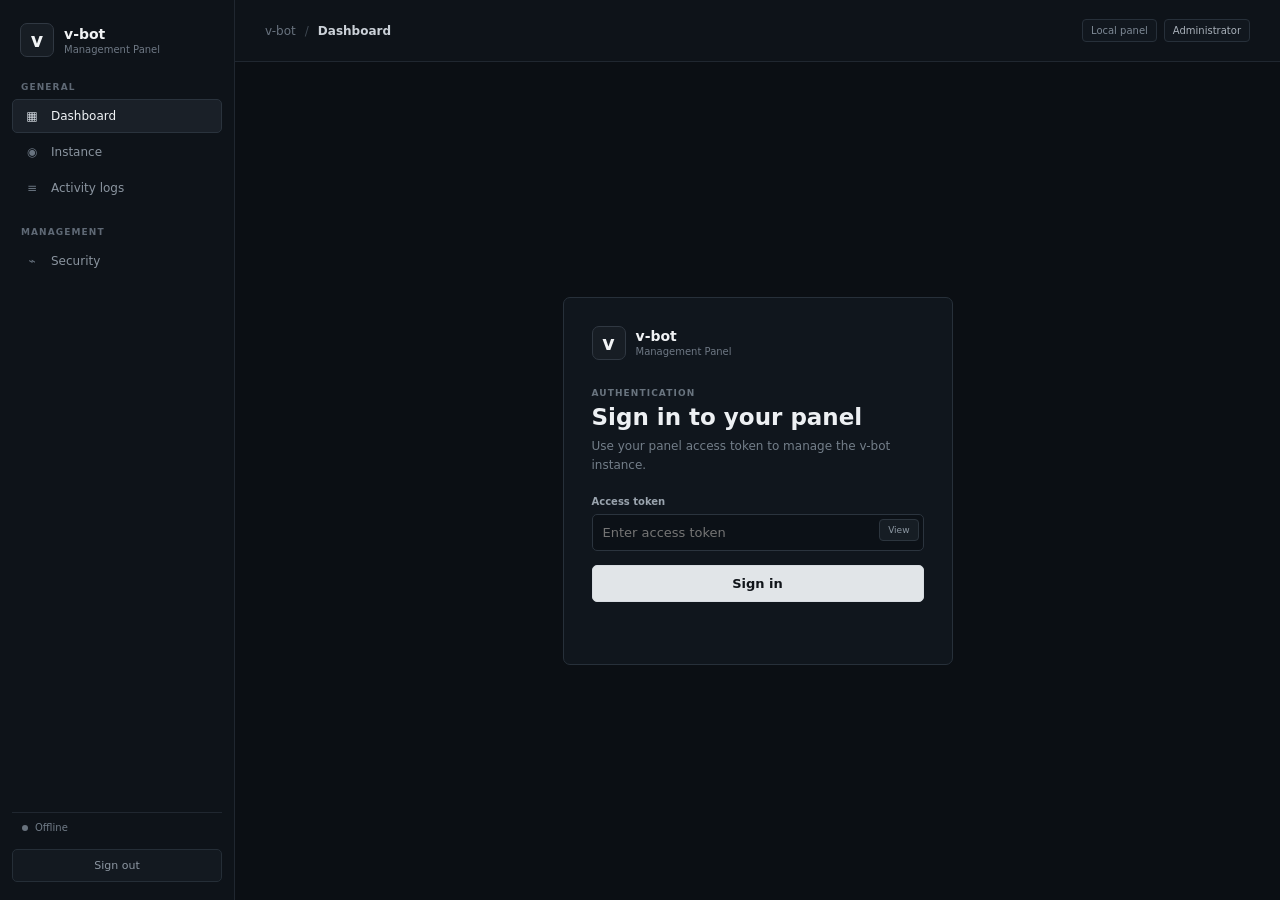
<file: panel_web/index.html>
<!doctype html>
<html lang="en">
<head>
<meta charset="utf-8">
<meta name="viewport" content="width=device-width,initial-scale=1">
<meta name="theme-color" content="#0d1117">
<title>v-bot — Panel</title>
<link rel="stylesheet" href="./style.css">
</head>
<body>
<div class="app-shell">
  <aside class="sidebar">
    <div class="brand"><span class="brand-mark">v</span><div><strong>v-bot</strong><small>Management Panel</small></div></div>
    <div class="sidebar-section">
      <span class="sidebar-label">GENERAL</span>
      <nav>
        <button class="nav-item active" data-section="dashboardSection"><span class="nav-icon">▦</span>Dashboard</button>
        <button class="nav-item" data-section="instanceSection"><span class="nav-icon">◉</span>Instance</button>
        <button class="nav-item" data-section="logsSection"><span class="nav-icon">≡</span>Activity logs</button>
      </nav>
    </div>
    <div class="sidebar-section">
      <span class="sidebar-label">MANAGEMENT</span>
      <nav>
        <button class="nav-item" data-section="securitySection"><span class="nav-icon">⌁</span>Security</button>
      </nav>
    </div>
    <div class="sidebar-footer">
      <div class="connection" id="connection"><i></i><span>Offline</span></div>
      <button id="logoutBtn" class="logout" type="button">Sign out</button>
    </div>
  </aside>

  <main class="main">
    <header class="topbar">
      <div class="breadcrumbs"><span>v-bot</span><b>/</b><strong id="sectionTitle">Dashboard</strong></div>
      <div class="topbar-actions"><span id="mode" class="mode-badge">Local panel</span><span class="user-badge">Administrator</span></div>
    </header>

    <section id="login" class="auth-view" hidden>
      <div class="auth-card">
        <div class="brand auth-brand"><span class="brand-mark">v</span><div><strong>v-bot</strong><small>Management Panel</small></div></div>
        <span class="eyebrow">AUTHENTICATION</span>
        <h1>Sign in to your panel</h1>
        <p class="auth-description">Use your panel access token to manage the v-bot instance.</p>
        <form id="loginForm" autocomplete="on">
          <label for="token">Access token</label>
          <div class="input-wrap"><input id="token" name="password" type="password" autocomplete="current-password" placeholder="Enter access token"><button id="viewTokenBtn" class="view-token" type="button">View</button></div>
          <button id="loginBtn" class="primary full" type="submit">Sign in</button>
          <p id="loginError" class="message" role="alert"></p>
          <p id="loginHint" class="hint"></p>
        </form>
      </div>
    </section>

    <section id="dashboard" class="workspace" hidden>
      <div id="demoBanner" class="demo-banner" hidden><span class="banner-dot"></span><div><strong>Demo environment</strong><small>No real bot is connected. Actions are simulated locally.</small></div></div>

      <section id="dashboardSection" class="panel-section active-section">
        <div class="page-header"><div><span class="eyebrow">OVERVIEW</span><h1>Dashboard</h1><p>Monitor and manage your v-bot instance.</p></div></div>

        <div class="stat-grid">
          <article class="stat"><div class="stat-top"><span>Bot status</span><span class="status-pill" id="botStatus">—</span></div><strong id="botStatusDetail">Waiting for data</strong><small>Current process state</small></article>
          <article class="stat"><div class="stat-top"><span>Version</span></div><strong id="botVersion">—</strong><small>Installed bot version</small></article>
          <article class="stat"><div class="stat-top"><span>Action code</span></div><strong><span id="codeTtl">—</span> sec</strong><small>Default expiration</small></article>
        </div>

        <div class="section-heading"><h2>Instances</h2><span>1 configured</span></div>
        <article class="instance-card">
          <div class="instance-main">
            <div class="instance-icon">v</div>
            <div><div class="instance-name">v-bot</div><div class="instance-meta"><span class="online-dot" id="statusDot"></span><span>Discord bot</span><span>•</span><span id="platformValue">—</span></div></div>
          </div>
          <div class="instance-stats"><div><small>Process</small><strong id="processValue">—</strong></div><div><small>Protected commands</small><strong id="protectedValue">—</strong></div><button class="manage-button" data-section="instanceSection">Manage</button></div>
        </article>

        <div class="section-heading activity-heading"><h2>Recent activity</h2><button class="text-button" data-section="logsSection">View all</button></div>
        <article class="activity-card"><pre id="logs">Loading…</pre></article>
      </section>

      <section id="securitySection" class="panel-section">
        <div class="page-header"><div><span class="eyebrow">MANAGEMENT / SECURITY</span><h1>Security</h1><p>Generate short-lived authorization codes for protected bot actions.</p></div></div>
        <article class="content-card">
          <div class="card-header"><div><h2>Action code</h2><p>Codes are generated for one protected action and expire automatically.</p></div><span class="card-icon">⌁</span></div>
          <label for="action">Protected action</label>
          <select id="action"><option value="spam">spam</option><option value="dmall">dmall</option><option value="raid">raid</option><option value="remove_raid">remove_raid</option></select>
          <button id="codeBtn" class="primary full" type="button">Generate action code</button>
          <div id="codeBox" class="result-box"><span class="result-placeholder">No code generated.</span><pre id="code"></pre></div>
          <p id="codeMessage" class="message" role="status"></p>
        </article>
      </section>

      <section id="instanceSection" class="panel-section">
        <div class="page-header"><div><span class="eyebrow">GENERAL / INSTANCE</span><h1>Instance</h1><p>Runtime information for the v-bot process.</p></div></div>
        <article class="content-card">
          <div class="card-header"><div><h2>Instance status</h2><p>Live information reported by the local panel.</p></div><span class="status-pill" id="instanceStatus">—</span></div>
          <div class="detail-list"><div><span>Process</span><strong id="instanceProcess">—</strong></div><div><span>Platform</span><strong id="instancePlatform">—</strong></div><div><span>Protected commands</span><strong id="instanceProtected">—</strong></div></div>
          <pre id="status" class="raw-data"></pre>
        </article>
      </section>

      <section id="logsSection" class="panel-section">
        <div class="page-header"><div><span class="eyebrow">GENERAL / ACTIVITY</span><h1>Activity logs</h1><p>Recent events reported by the v-bot instance.</p></div></div>
        <article class="content-card logs-card"><div class="card-header"><div><h2>Logs</h2></div><span class="live-label"><i></i> Live</span></div><pre id="logsFull">Loading…</pre></article>
      </section>
    </section>
  </main>
</div>
<div id="toastContainer" class="toast-container" aria-live="polite" aria-atomic="true"></div>
<script src="./app.js"></script>
</body>
</html>
</file>
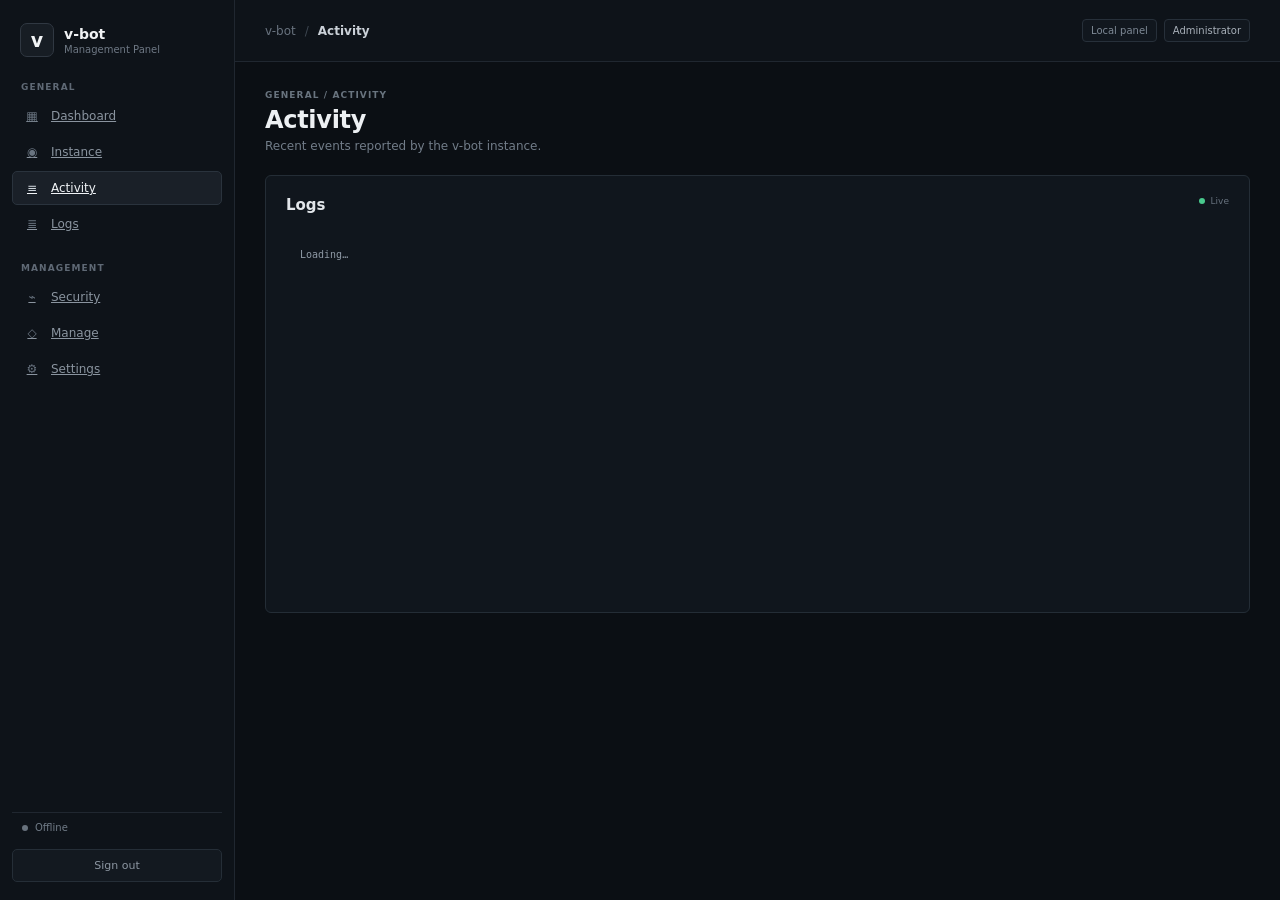
<file: panel_web/activity/index.html>
<!doctype html>
<html lang="en">
<head>
<meta charset="utf-8"><meta name="viewport" content="width=device-width,initial-scale=1">
<meta name="theme-color" content="#0d1117"><title>v-bot — Activity</title>
<link rel="stylesheet" href="../style.css">
</head>
<body>
<div class="app-shell">
<aside class="sidebar">
<div class="brand"><span class="brand-mark">v</span><div><strong>v-bot</strong><small>Management Panel</small></div></div>
<div class="sidebar-section"><span class="sidebar-label">GENERAL</span><nav>
<a class="nav-item " href="../dashboard/"><span class="nav-icon">▦</span>Dashboard</a>
<a class="nav-item " href="../instance/"><span class="nav-icon">◉</span>Instance</a>
<a class="nav-item active" href="../activity/"><span class="nav-icon">≡</span>Activity</a>
<a class="nav-item " href="../logs/"><span class="nav-icon">≣</span>Logs</a></nav></div>
<div class="sidebar-section"><span class="sidebar-label">MANAGEMENT</span><nav>
<a class="nav-item " href="../security/"><span class="nav-icon">⌁</span>Security</a>
<a class="nav-item" href="../manege/"><span class="nav-icon">◇</span>Manage</a>
<a class="nav-item" href="../settings/"><span class="nav-icon">⚙</span>Settings</a></nav></div>
<div class="sidebar-footer"><div class="connection" id="connection"><i></i><span>Offline</span></div><button id="logoutBtn" class="logout" type="button">Sign out</button></div>
</aside>
<main class="main"><header class="topbar"><div class="breadcrumbs"><span>v-bot</span><b>/</b><strong>Activity</strong></div><div class="topbar-actions"><span id="mode" class="mode-badge">Local panel</span><span class="user-badge">Administrator</span></div></header>
<section class="workspace"><div class="page-header"><div><span class="eyebrow">GENERAL / ACTIVITY</span><h1>Activity</h1><p>Recent events reported by the v-bot instance.</p></div></div><article class="content-card logs-card"><div class="card-header"><div><h2>Logs</h2></div><span class="live-label"><i></i> Live</span></div><pre id="logsFull">Loading…</pre></article></section>
</main></div><div id="toastContainer" class="toast-container" aria-live="polite" aria-atomic="true"></div>
<script src="../app.js"></script></body></html>
</file>
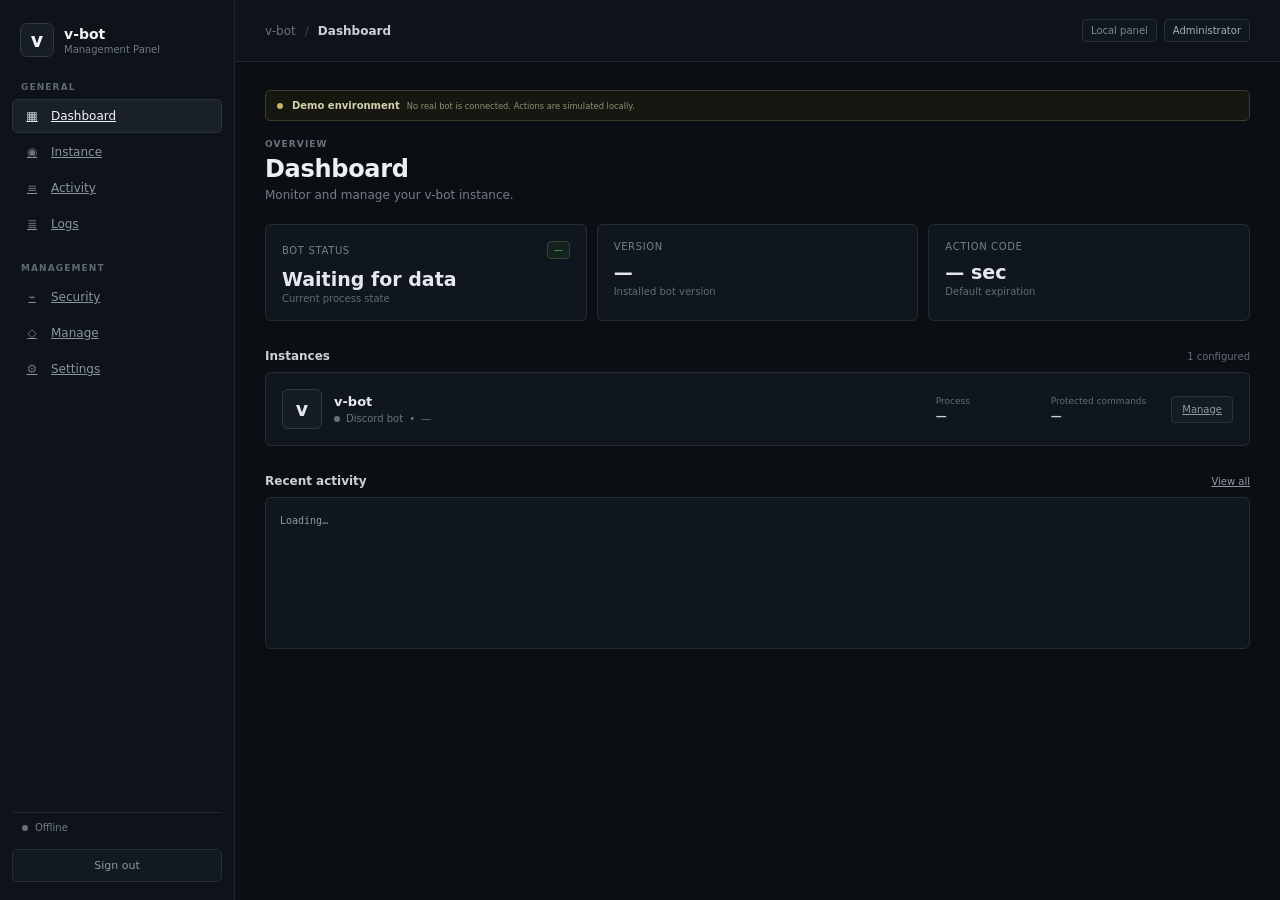
<file: panel_web/dashboard/index.html>
<!doctype html>
<html lang="en">
<head>
<meta charset="utf-8"><meta name="viewport" content="width=device-width,initial-scale=1">
<meta name="theme-color" content="#0d1117"><title>v-bot — Dashboard</title>
<link rel="stylesheet" href="../style.css">
</head>
<body>
<div class="app-shell">
<aside class="sidebar">
<div class="brand"><span class="brand-mark">v</span><div><strong>v-bot</strong><small>Management Panel</small></div></div>
<div class="sidebar-section"><span class="sidebar-label">GENERAL</span><nav>
<a class="nav-item active" href="../dashboard/"><span class="nav-icon">▦</span>Dashboard</a>
<a class="nav-item " href="../instance/"><span class="nav-icon">◉</span>Instance</a>
<a class="nav-item " href="../activity/"><span class="nav-icon">≡</span>Activity</a>
<a class="nav-item " href="../logs/"><span class="nav-icon">≣</span>Logs</a></nav></div>
<div class="sidebar-section"><span class="sidebar-label">MANAGEMENT</span><nav>
<a class="nav-item " href="../security/"><span class="nav-icon">⌁</span>Security</a>
<a class="nav-item" href="../manege/"><span class="nav-icon">◇</span>Manage</a>
<a class="nav-item" href="../settings/"><span class="nav-icon">⚙</span>Settings</a></nav></div>
<div class="sidebar-footer"><div class="connection" id="connection"><i></i><span>Offline</span></div><button id="logoutBtn" class="logout" type="button">Sign out</button></div>
</aside>
<main class="main"><header class="topbar"><div class="breadcrumbs"><span>v-bot</span><b>/</b><strong>Dashboard</strong></div><div class="topbar-actions"><span id="mode" class="mode-badge">Local panel</span><span class="user-badge">Administrator</span></div></header>
<section id="dashboard" class="workspace"><div id="demoBanner" class="demo-banner" hidden><span class="banner-dot"></span><div><strong>Demo environment</strong><small>No real bot is connected. Actions are simulated locally.</small></div></div>
<div class="page-header"><div><span class="eyebrow">OVERVIEW</span><h1>Dashboard</h1><p>Monitor and manage your v-bot instance.</p></div></div>
<div class="stat-grid"><article class="stat"><div class="stat-top"><span>Bot status</span><span class="status-pill" id="botStatus">—</span></div><strong id="botStatusDetail">Waiting for data</strong><small>Current process state</small></article><article class="stat"><div class="stat-top"><span>Version</span></div><strong id="botVersion">—</strong><small>Installed bot version</small></article><article class="stat"><div class="stat-top"><span>Action code</span></div><strong><span id="codeTtl">—</span> sec</strong><small>Default expiration</small></article></div>
<div class="section-heading"><h2>Instances</h2><span>1 configured</span></div><article class="instance-card"><div class="instance-main"><div class="instance-icon">v</div><div><div class="instance-name">v-bot</div><div class="instance-meta"><span class="online-dot" id="statusDot"></span><span>Discord bot</span><span>•</span><span id="platformValue">—</span></div></div></div><div class="instance-stats"><div><small>Process</small><strong id="processValue">—</strong></div><div><small>Protected commands</small><strong id="protectedValue">—</strong></div><a class="manage-button" href="../instance/">Manage</a></div></article>
<div class="section-heading activity-heading"><h2>Recent activity</h2><a class="text-button" href="../activity/">View all</a></div><article class="activity-card"><pre id="logs">Loading…</pre></article></section>
</main></div><div id="toastContainer" class="toast-container" aria-live="polite" aria-atomic="true"></div>
<script src="../app.js"></script></body></html>
</file>
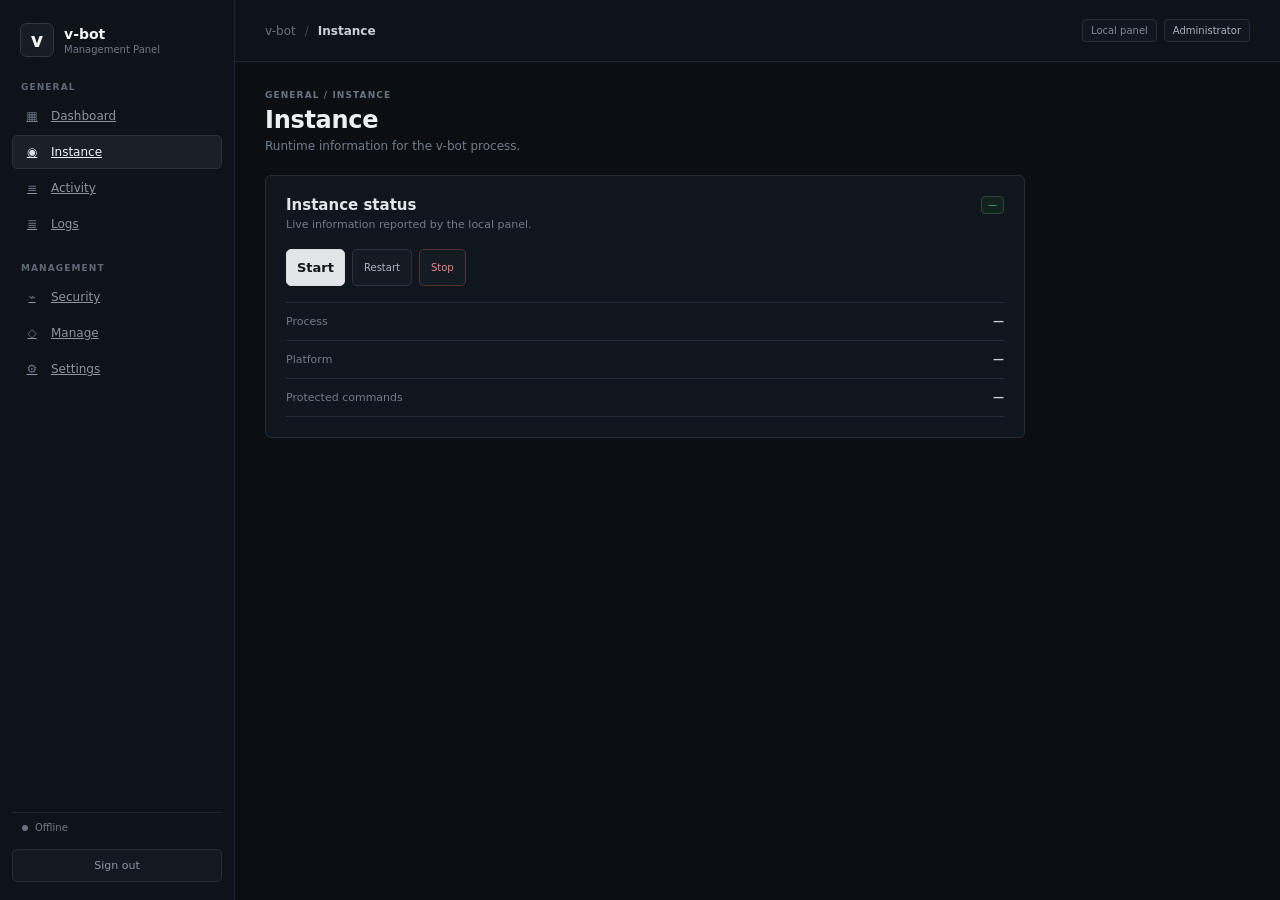
<file: panel_web/instance/index.html>
<!doctype html>
<html lang="en">
<head>
<meta charset="utf-8"><meta name="viewport" content="width=device-width,initial-scale=1">
<meta name="theme-color" content="#0d1117"><title>v-bot — Instance</title>
<link rel="stylesheet" href="../style.css">
</head>
<body>
<div class="app-shell">
<aside class="sidebar">
<div class="brand"><span class="brand-mark">v</span><div><strong>v-bot</strong><small>Management Panel</small></div></div>
<div class="sidebar-section"><span class="sidebar-label">GENERAL</span><nav>
<a class="nav-item " href="../dashboard/"><span class="nav-icon">▦</span>Dashboard</a>
<a class="nav-item active" href="../instance/"><span class="nav-icon">◉</span>Instance</a>
<a class="nav-item " href="../activity/"><span class="nav-icon">≡</span>Activity</a>
<a class="nav-item " href="../logs/"><span class="nav-icon">≣</span>Logs</a></nav></div>
<div class="sidebar-section"><span class="sidebar-label">MANAGEMENT</span><nav>
<a class="nav-item " href="../security/"><span class="nav-icon">⌁</span>Security</a>
<a class="nav-item" href="../manege/"><span class="nav-icon">◇</span>Manage</a>
<a class="nav-item" href="../settings/"><span class="nav-icon">⚙</span>Settings</a></nav></div>
<div class="sidebar-footer"><div class="connection" id="connection"><i></i><span>Offline</span></div><button id="logoutBtn" class="logout" type="button">Sign out</button></div>
</aside>
<main class="main"><header class="topbar"><div class="breadcrumbs"><span>v-bot</span><b>/</b><strong>Instance</strong></div><div class="topbar-actions"><span id="mode" class="mode-badge">Local panel</span><span class="user-badge">Administrator</span></div></header>
<section class="workspace"><div class="page-header"><div><span class="eyebrow">GENERAL / INSTANCE</span><h1>Instance</h1><p>Runtime information for the v-bot process.</p></div></div><article class="content-card"><div class="card-header"><div><h2>Instance status</h2><p>Live information reported by the local panel.</p></div><span class="status-pill" id="instanceStatus">—</span></div><div class="runtime-actions"><button id="startBtn" class="primary" type="button">Start</button><button id="restartBtn" class="secondary" type="button">Restart</button><button id="stopBtn" class="danger" type="button">Stop</button></div><div class="detail-list"><div><span>Process</span><strong id="instanceProcess">—</strong></div><div><span>Platform</span><strong id="instancePlatform">—</strong></div><div><span>Protected commands</span><strong id="instanceProtected">—</strong></div></div><pre id="status" class="raw-data"></pre></article></section>
</main></div><div id="toastContainer" class="toast-container" aria-live="polite" aria-atomic="true"></div>
<script src="../app.js"></script></body></html>
</file>
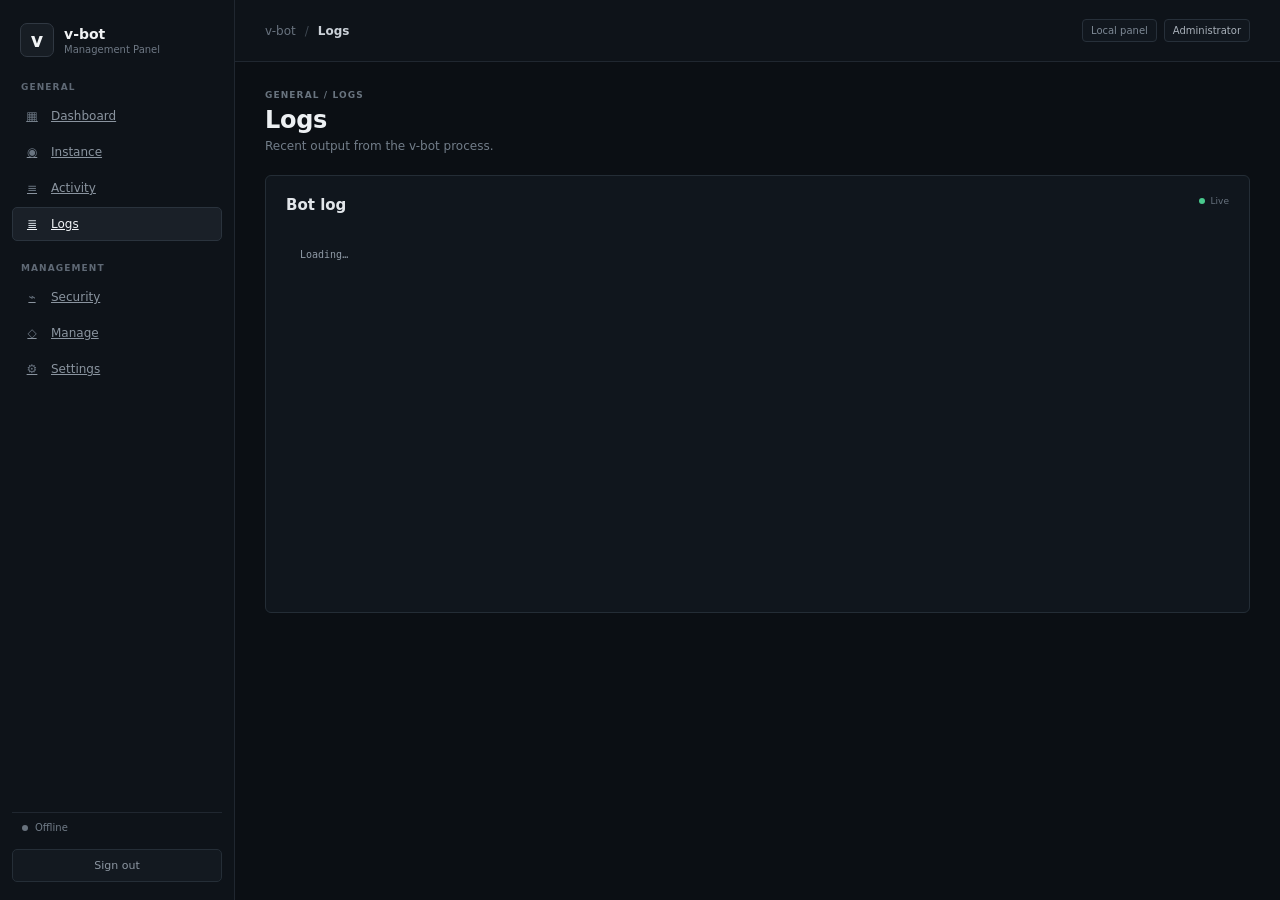
<file: panel_web/logs/index.html>
<!doctype html>
<html lang="en">
<head>
<meta charset="utf-8"><meta name="viewport" content="width=device-width,initial-scale=1">
<meta name="theme-color" content="#0d1117"><title>v-bot — Logs</title>
<link rel="stylesheet" href="../style.css">
</head>
<body>
<div class="app-shell">
<aside class="sidebar">
<div class="brand"><span class="brand-mark">v</span><div><strong>v-bot</strong><small>Management Panel</small></div></div>
<div class="sidebar-section"><span class="sidebar-label">GENERAL</span><nav>
<a class="nav-item " href="../dashboard/"><span class="nav-icon">▦</span>Dashboard</a>
<a class="nav-item " href="../instance/"><span class="nav-icon">◉</span>Instance</a>
<a class="nav-item " href="../activity/"><span class="nav-icon">≡</span>Activity</a>
<a class="nav-item active" href="../logs/"><span class="nav-icon">≣</span>Logs</a></nav></div>
<div class="sidebar-section"><span class="sidebar-label">MANAGEMENT</span><nav>
<a class="nav-item " href="../security/"><span class="nav-icon">⌁</span>Security</a>
<a class="nav-item" href="../manege/"><span class="nav-icon">◇</span>Manage</a>
<a class="nav-item" href="../settings/"><span class="nav-icon">⚙</span>Settings</a></nav></div>
<div class="sidebar-footer"><div class="connection" id="connection"><i></i><span>Offline</span></div><button id="logoutBtn" class="logout" type="button">Sign out</button></div>
</aside>
<main class="main"><header class="topbar"><div class="breadcrumbs"><span>v-bot</span><b>/</b><strong>Logs</strong></div><div class="topbar-actions"><span id="mode" class="mode-badge">Local panel</span><span class="user-badge">Administrator</span></div></header>
<section class="workspace"><div class="page-header"><div><span class="eyebrow">GENERAL / LOGS</span><h1>Logs</h1><p>Recent output from the v-bot process.</p></div></div><article class="content-card logs-card"><div class="card-header"><div><h2>Bot log</h2></div><span class="live-label"><i></i> Live</span></div><pre id="logsFull">Loading…</pre></article></section>
</main></div><div id="toastContainer" class="toast-container" aria-live="polite" aria-atomic="true"></div>
<script src="../app.js"></script></body></html>
</file>
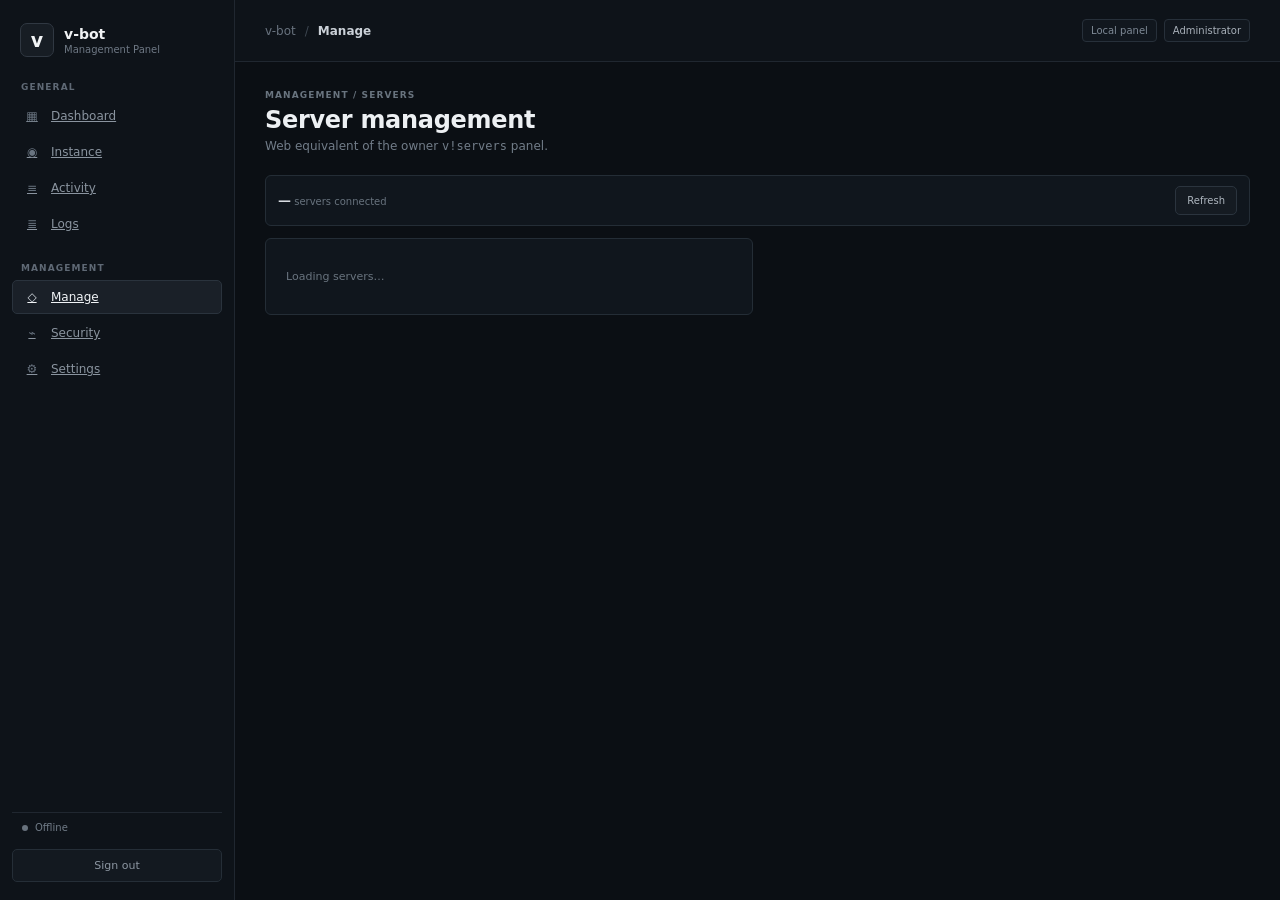
<file: panel_web/manege/index.html>
<!doctype html>
<html lang="en"><head>
<meta charset="utf-8"><meta name="viewport" content="width=device-width,initial-scale=1">
<meta name="theme-color" content="#0d1117"><title>v-bot — Manage</title>
<link rel="stylesheet" href="../style.css"></head>
<body><div class="app-shell">
<aside class="sidebar"><div class="brand"><span class="brand-mark">v</span><div><strong>v-bot</strong><small>Management Panel</small></div></div>
<div class="sidebar-section"><span class="sidebar-label">GENERAL</span><nav>
<a class="nav-item" href="../dashboard/"><span class="nav-icon">▦</span>Dashboard</a>
<a class="nav-item" href="../instance/"><span class="nav-icon">◉</span>Instance</a>
<a class="nav-item" href="../activity/"><span class="nav-icon">≡</span>Activity</a>
<a class="nav-item" href="../logs/"><span class="nav-icon">≣</span>Logs</a>
</nav></div>
<div class="sidebar-section"><span class="sidebar-label">MANAGEMENT</span><nav>
<a class="nav-item active" href="../manege/"><span class="nav-icon">◇</span>Manage</a>
<a class="nav-item" href="../security/"><span class="nav-icon">⌁</span>Security</a>
<a class="nav-item" href="../settings/"><span class="nav-icon">⚙</span>Settings</a>
</nav></div>
<div class="sidebar-footer"><div class="connection" id="connection"><i></i><span>Offline</span></div><button id="logoutBtn" class="logout" type="button">Sign out</button></div></aside>
<main class="main"><header class="topbar"><div class="breadcrumbs"><span>v-bot</span><b>/</b><strong>Manage</strong></div><div class="topbar-actions"><span id="mode" class="mode-badge">Local panel</span><span class="user-badge">Administrator</span></div></header>
<section class="workspace"><div class="page-header"><div><span class="eyebrow">MANAGEMENT / SERVERS</span><h1>Server management</h1><p>Web equivalent of the owner <code>v!servers</code> panel.</p></div></div>
<div class="toolbar"><div><strong id="serverCount">—</strong><span> servers connected</span></div><button id="refreshServers" class="secondary" type="button">Refresh</button></div>
<div id="serverGrid" class="server-grid"><article class="content-card"><p class="muted">Loading servers…</p></article></div>
</section></main></div><div id="toastContainer" class="toast-container" aria-live="polite" aria-atomic="true"></div>
<script src="../app.js"></script></body></html>
</file>
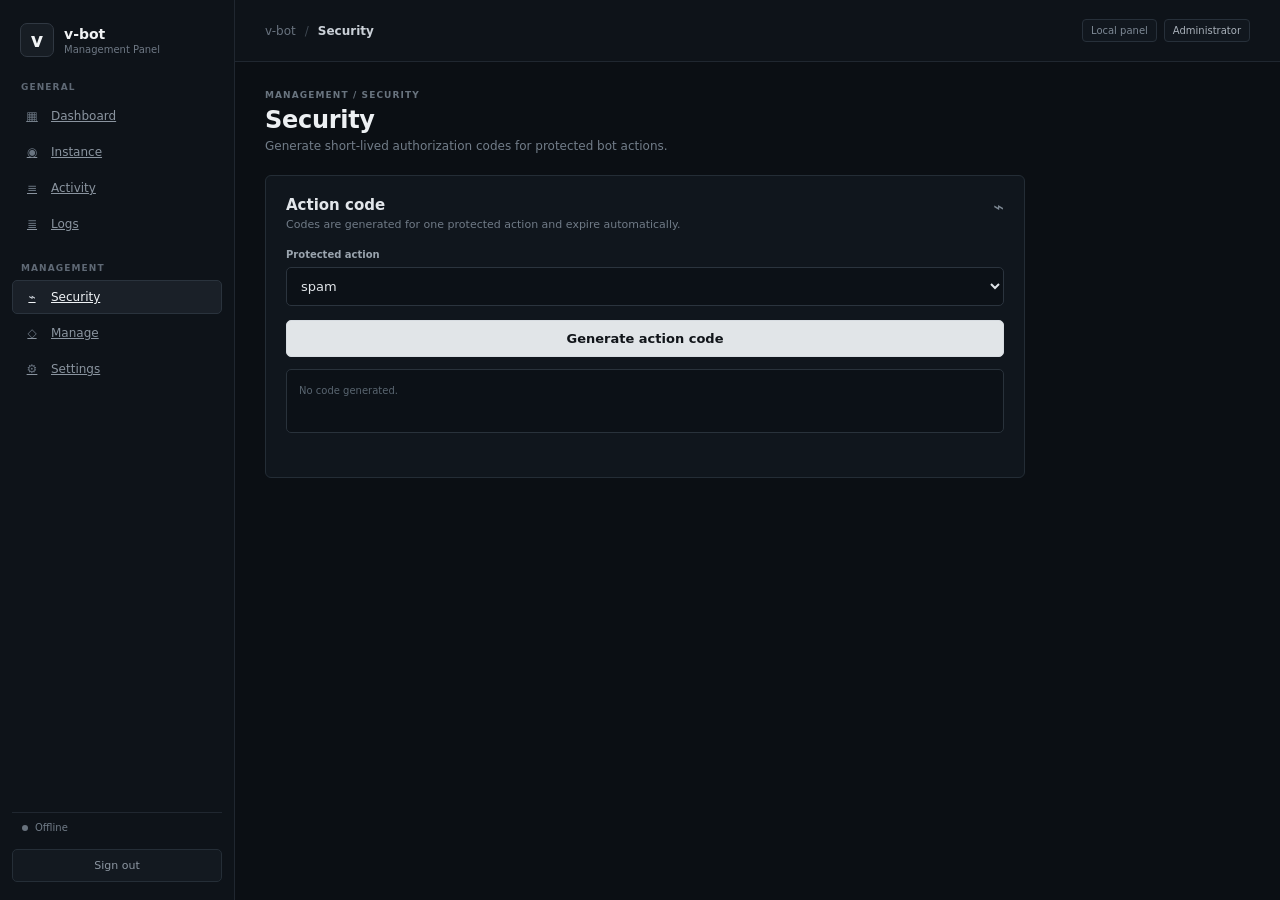
<file: panel_web/security/index.html>
<!doctype html>
<html lang="en">
<head>
<meta charset="utf-8"><meta name="viewport" content="width=device-width,initial-scale=1">
<meta name="theme-color" content="#0d1117"><title>v-bot — Security</title>
<link rel="stylesheet" href="../style.css">
</head>
<body>
<div class="app-shell">
<aside class="sidebar">
<div class="brand"><span class="brand-mark">v</span><div><strong>v-bot</strong><small>Management Panel</small></div></div>
<div class="sidebar-section"><span class="sidebar-label">GENERAL</span><nav>
<a class="nav-item " href="../dashboard/"><span class="nav-icon">▦</span>Dashboard</a>
<a class="nav-item " href="../instance/"><span class="nav-icon">◉</span>Instance</a>
<a class="nav-item " href="../activity/"><span class="nav-icon">≡</span>Activity</a>
<a class="nav-item " href="../logs/"><span class="nav-icon">≣</span>Logs</a></nav></div>
<div class="sidebar-section"><span class="sidebar-label">MANAGEMENT</span><nav>
<a class="nav-item active" href="../security/"><span class="nav-icon">⌁</span>Security</a>
<a class="nav-item" href="../manege/"><span class="nav-icon">◇</span>Manage</a>
<a class="nav-item" href="../settings/"><span class="nav-icon">⚙</span>Settings</a></nav></div>
<div class="sidebar-footer"><div class="connection" id="connection"><i></i><span>Offline</span></div><button id="logoutBtn" class="logout" type="button">Sign out</button></div>
</aside>
<main class="main"><header class="topbar"><div class="breadcrumbs"><span>v-bot</span><b>/</b><strong>Security</strong></div><div class="topbar-actions"><span id="mode" class="mode-badge">Local panel</span><span class="user-badge">Administrator</span></div></header>
<section class="workspace"><div class="page-header"><div><span class="eyebrow">MANAGEMENT / SECURITY</span><h1>Security</h1><p>Generate short-lived authorization codes for protected bot actions.</p></div></div><article class="content-card"><div class="card-header"><div><h2>Action code</h2><p>Codes are generated for one protected action and expire automatically.</p></div><span class="card-icon">⌁</span></div><label for="action">Protected action</label><select id="action"><option value="spam">spam</option><option value="dmall">dmall</option><option value="raid">raid</option><option value="remove_raid">remove_raid</option></select><button id="codeBtn" class="primary full" type="button">Generate action code</button><div id="codeBox" class="result-box"><span class="result-placeholder">No code generated.</span><pre id="code"></pre></div><p id="codeMessage" class="message" role="status"></p></article></section>
</main></div><div id="toastContainer" class="toast-container" aria-live="polite" aria-atomic="true"></div>
<script src="../app.js"></script></body></html>
</file>
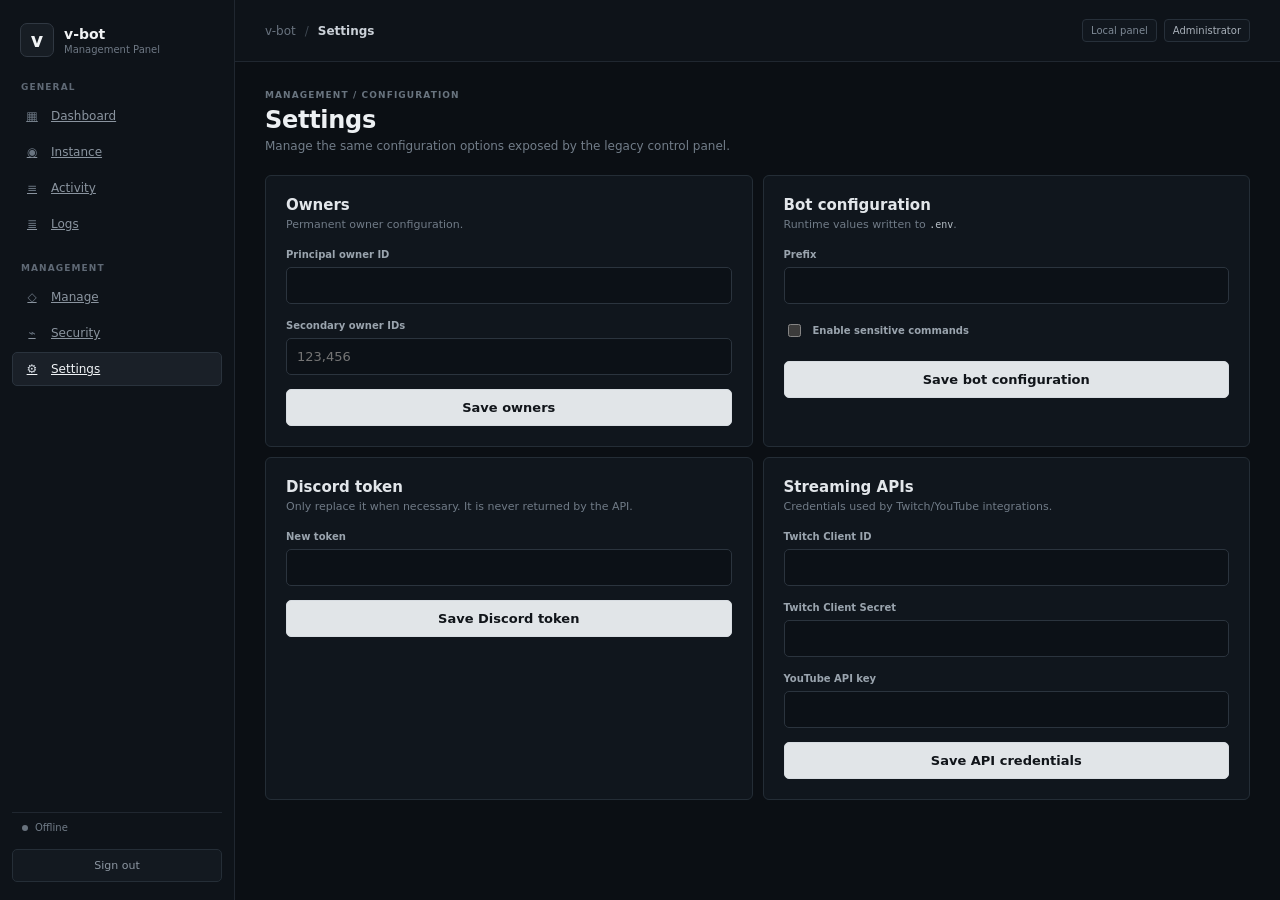
<file: panel_web/settings/index.html>
<!doctype html>
<html lang="en"><head>
<meta charset="utf-8"><meta name="viewport" content="width=device-width,initial-scale=1">
<meta name="theme-color" content="#0d1117"><title>v-bot — Settings</title>
<link rel="stylesheet" href="../style.css"></head>
<body><div class="app-shell">
<aside class="sidebar"><div class="brand"><span class="brand-mark">v</span><div><strong>v-bot</strong><small>Management Panel</small></div></div>
<div class="sidebar-section"><span class="sidebar-label">GENERAL</span><nav>
<a class="nav-item" href="../dashboard/"><span class="nav-icon">▦</span>Dashboard</a><a class="nav-item" href="../instance/"><span class="nav-icon">◉</span>Instance</a><a class="nav-item" href="../activity/"><span class="nav-icon">≡</span>Activity</a><a class="nav-item" href="../logs/"><span class="nav-icon">≣</span>Logs</a></nav></div>
<div class="sidebar-section"><span class="sidebar-label">MANAGEMENT</span><nav>
<a class="nav-item" href="../manege/"><span class="nav-icon">◇</span>Manage</a><a class="nav-item" href="../security/"><span class="nav-icon">⌁</span>Security</a><a class="nav-item active" href="../settings/"><span class="nav-icon">⚙</span>Settings</a></nav></div>
<div class="sidebar-footer"><div class="connection" id="connection"><i></i><span>Offline</span></div><button id="logoutBtn" class="logout" type="button">Sign out</button></div></aside>
<main class="main"><header class="topbar"><div class="breadcrumbs"><span>v-bot</span><b>/</b><strong>Settings</strong></div><div class="topbar-actions"><span id="mode" class="mode-badge">Local panel</span><span class="user-badge">Administrator</span></div></header>
<section class="workspace"><div class="page-header"><div><span class="eyebrow">MANAGEMENT / CONFIGURATION</span><h1>Settings</h1><p>Manage the same configuration options exposed by the legacy control panel.</p></div></div>
<div class="settings-grid">
<article class="content-card"><div class="card-header"><div><h2>Owners</h2><p>Permanent owner configuration.</p></div></div>
<label for="principalOwner">Principal owner ID</label><input id="principalOwner" inputmode="numeric">
<label for="secondaryOwners">Secondary owner IDs</label><input id="secondaryOwners" placeholder="123,456">
<button id="saveOwners" class="primary" type="button">Save owners</button></article>
<article class="content-card"><div class="card-header"><div><h2>Bot configuration</h2><p>Runtime values written to <code>.env</code>.</p></div></div>
<label for="prefix">Prefix</label><input id="prefix" maxlength="10">
<label class="toggle-row"><input id="dangerous" type="checkbox"><span>Enable sensitive commands</span></label>
<button id="saveBotConfig" class="primary" type="button">Save bot configuration</button></article>
<article class="content-card"><div class="card-header"><div><h2>Discord token</h2><p>Only replace it when necessary. It is never returned by the API.</p></div></div>
<label for="discordToken">New token</label><input id="discordToken" type="password" autocomplete="new-password">
<button id="saveDiscordToken" class="primary" type="button">Save Discord token</button></article>
<article class="content-card"><div class="card-header"><div><h2>Streaming APIs</h2><p>Credentials used by Twitch/YouTube integrations.</p></div></div>
<label for="twitchId">Twitch Client ID</label><input id="twitchId"><label for="twitchSecret">Twitch Client Secret</label><input id="twitchSecret" type="password" autocomplete="new-password">
<label for="youtubeKey">YouTube API key</label><input id="youtubeKey" type="password" autocomplete="new-password">
<button id="saveApis" class="primary" type="button">Save API credentials</button></article>
</div><p id="settingsMessage" class="message" role="status"></p></section></main></div>
<div id="toastContainer" class="toast-container" aria-live="polite" aria-atomic="true"></div><script src="../app.js"></script></body></html>
</file>
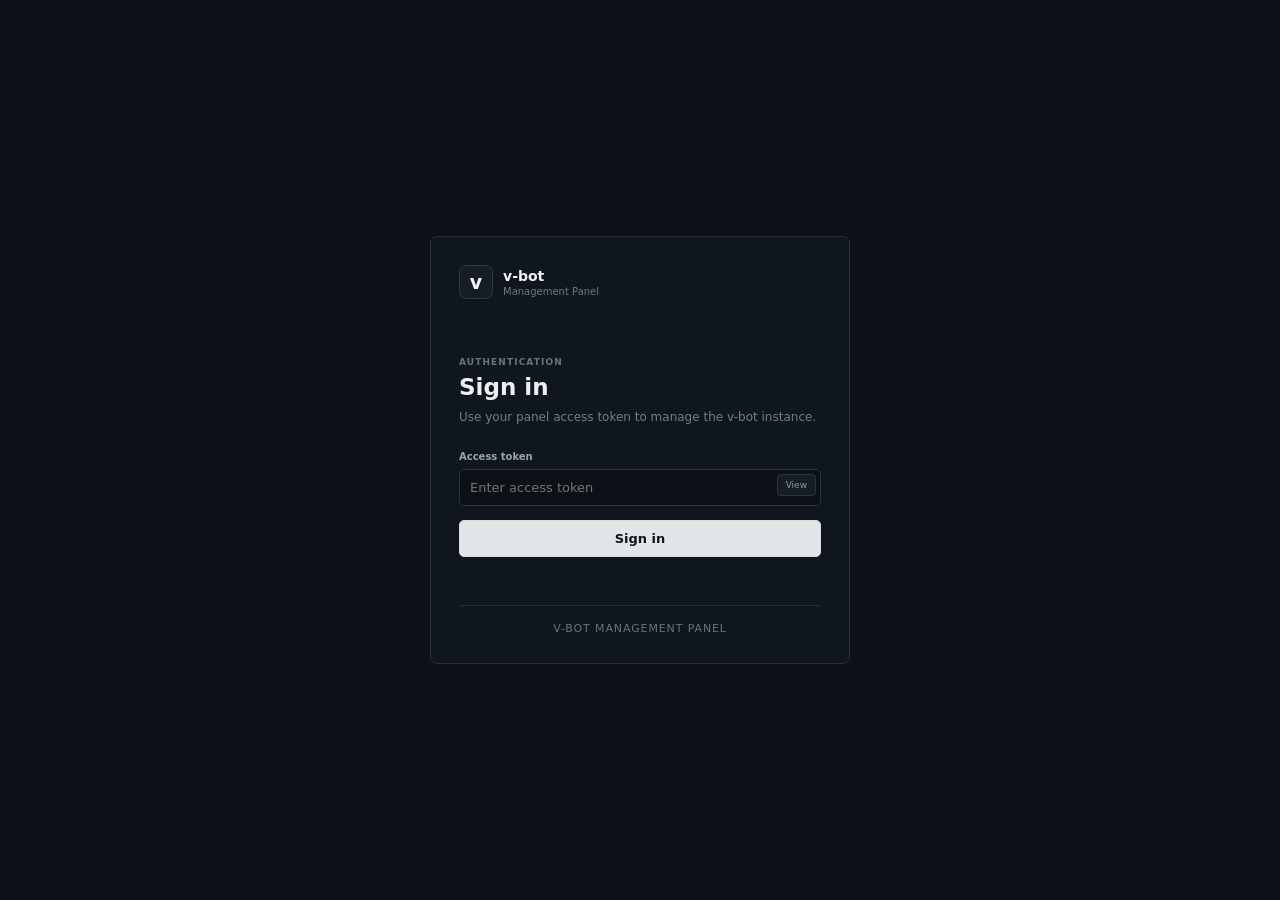
<file: panel_web/signin/index.html>
<!doctype html>
<html lang="en">
<head>
<meta charset="utf-8">
<meta name="viewport" content="width=device-width,initial-scale=1">
<meta name="theme-color" content="#0d1117">
<title>v-bot — Sign in</title>
<link rel="stylesheet" href="../style.css">
</head>
<body class="signin-page">
<main class="signin-shell">
  <section class="auth-card signin-card" aria-labelledby="signin-title">
    <div class="brand auth-brand">
      <span class="brand-mark">v</span>
      <div><strong>v-bot</strong><small>Management Panel</small></div>
    </div>

    <div class="signin-heading">
      <span class="eyebrow">AUTHENTICATION</span>
      <h1 id="signin-title">Sign in</h1>
      <p class="auth-description">Use your panel access token to manage the v-bot instance.</p>
    </div>

    <form id="loginForm" autocomplete="on">
      <label for="token">Access token</label>
      <div class="input-wrap">
        <input id="token" name="password" type="password" autocomplete="current-password" placeholder="Enter access token" required>
        <button id="viewTokenBtn" class="view-token" type="button">View</button>
      </div>
      <button id="loginBtn" class="primary full" type="submit">Sign in</button>
      <p id="loginError" class="message" role="alert"></p>
      <p id="loginHint" class="hint"></p>
    </form>

    <footer class="signin-footer">v-bot management panel</footer>
  </section>
</main>
<div id="toastContainer" class="toast-container" aria-live="polite" aria-atomic="true"></div>
<script src="../app.js"></script>
</body>
</html>
</file>
<file: panel_web/style.css>
:root{--border:#242d36;--muted:#68737e;color-scheme:dark;font-family:Inter,ui-sans-serif,system-ui,-apple-system,"Segoe UI",sans-serif;background:#0b0f14;color:#d8dee6}
*{box-sizing:border-box}html,body{margin:0;min-height:100%;background:#0b0f14;color:#d8dee6}body{font-size:13px}.app-shell{min-height:100vh;display:grid;grid-template-columns:235px minmax(0,1fr)}
.sidebar{position:fixed;inset:0 auto 0 0;width:235px;display:flex;flex-direction:column;padding:18px 12px;background:#0e1319;border-right:1px solid #202730}.brand{display:flex;align-items:center;gap:10px;padding:5px 8px 25px}.brand-mark{display:grid;place-items:center;width:34px;height:34px;border:1px solid #303842;border-radius:7px;background:#171d24;color:#f1f3f5;font-size:19px;font-weight:800}.brand strong{display:block;color:#f0f2f4;font-size:14px}.brand small{display:block;margin-top:2px;color:#6e7884;font-size:10px}.sidebar-section{margin-bottom:22px}.sidebar-label{display:block;padding:0 9px 7px;color:#5f6975;font-size:9px;font-weight:700;letter-spacing:1.1px}.sidebar nav{display:grid;gap:2px}.nav-item{width:100%;display:flex;align-items:center;gap:10px;padding:9px 10px;border:1px solid transparent;border-radius:5px;background:transparent;color:#8a949f;text-align:left;font:inherit;font-size:12px;cursor:pointer}.nav-item:hover{background:#151b22;color:#d5dbe1}.nav-item.active{background:#1a2028;border-color:#2a333d;color:#f0f3f6}.nav-icon{width:18px;text-align:center;color:#697480;font-size:12px}.nav-item.active .nav-icon{color:#d7dde4}.sidebar-footer{margin-top:auto}.connection{display:flex;align-items:center;gap:7px;padding:9px 10px;margin-bottom:7px;border-top:1px solid #202730;color:#717c88;font-size:10px}.connection i{width:6px;height:6px;border-radius:50%;background:#68727d}.connection.online i{background:#49c98d}.logout{width:100%;padding:9px 10px;border:1px solid #252e37;border-radius:5px;background:#131920;color:#8d97a2;cursor:pointer;font:inherit;font-size:11px}.logout:hover{background:#181f27;color:#e2e6ea}.main{grid-column:2;min-width:0}.topbar{height:62px;display:flex;align-items:center;justify-content:space-between;padding:0 30px;border-bottom:1px solid #202730;background:#0e1319}.breadcrumbs{display:flex;align-items:center;gap:9px;color:#68727e;font-size:12px}.breadcrumbs b{color:#3e4751;font-weight:400}.breadcrumbs strong{color:#cbd1d8;font-weight:600}.topbar-actions{display:flex;align-items:center;gap:7px}.mode-badge,.user-badge{padding:5px 8px;border:1px solid #27303a;border-radius:4px;background:#11171e;color:#7e8995;font-size:10px}.user-badge{color:#a8b0b9}.workspace{padding:28px 30px 50px;max-width:1320px}.demo-banner{display:flex;align-items:center;gap:9px;margin-bottom:18px;padding:9px 11px;border:1px solid #3d3b2b;border-radius:5px;background:#151710;color:#b9b697;font-size:10px}.demo-banner strong{color:#d3d0ad;margin-right:7px}.demo-banner small{color:#918e74}.banner-dot{width:6px;height:6px;border-radius:50%;background:#c2b866}.page-header{margin-bottom:22px}.eyebrow{display:block;margin-bottom:6px;color:#69747f;font-size:9px;font-weight:700;letter-spacing:1.1px}.page-header h1{margin:0;color:#edf0f3;font-size:24px;font-weight:600;letter-spacing:-.3px}.page-header p{margin:5px 0 0;color:#727d89;font-size:12px}.panel-section{display:none}.panel-section.active-section{display:block}.stat-grid{display:grid;grid-template-columns:repeat(3,minmax(0,1fr));gap:10px;margin-bottom:28px}.stat,.instance-card,.activity-card,.content-card{border:1px solid #242d36;border-radius:6px;background:#10161d}.stat{padding:16px}.stat-top{display:flex;justify-content:space-between;align-items:center;color:#75808c;font-size:10px;text-transform:uppercase;letter-spacing:.65px}.stat strong{display:block;margin-top:9px;color:#e4e8ec;font-size:19px;font-weight:600}.stat small{display:block;margin-top:3px;color:#606b77;font-size:10px}.status-pill{display:inline-flex!important;align-items:center;padding:3px 6px!important;margin:0!important;border:1px solid #30453b;border-radius:4px;background:#13221c;color:#61c997!important;font-size:9px!important;text-transform:none!important;letter-spacing:0!important}.section-heading{display:flex;align-items:center;justify-content:space-between;margin:0 0 9px}.section-heading h2{margin:0;color:#cbd1d7;font-size:12px;font-weight:600}.section-heading>span{color:#626d78;font-size:10px}.instance-card{display:flex;align-items:center;justify-content:space-between;padding:16px;margin-bottom:28px}.instance-main{display:flex;align-items:center;gap:12px}.instance-icon{display:grid;place-items:center;width:40px;height:40px;border:1px solid #303944;border-radius:6px;background:#151c23;color:#e4e7ea;font-weight:800;font-size:19px}.instance-name{color:#e7eaed;font-size:13px;font-weight:600}.instance-meta{display:flex;align-items:center;gap:6px;margin-top:4px;color:#69747f;font-size:10px}.online-dot{width:6px;height:6px;border-radius:50%;background:#68727d}.online-dot.online{background:#49c98d}.instance-stats{display:flex;align-items:center;gap:25px}.instance-stats div{min-width:90px}.instance-stats small{display:block;color:#626d78;font-size:9px}.instance-stats strong{display:block;margin-top:4px;color:#cbd1d7;font-size:11px;font-weight:600}.manage-button,.text-button{border:0;background:transparent;color:#909aa5;font:inherit;font-size:10px;cursor:pointer}.manage-button{padding:7px 10px;border:1px solid #2a333d;border-radius:4px;background:#151b22}.manage-button:hover,.text-button:hover{color:#e1e5e9}.activity-heading{margin-bottom:9px}.activity-card{padding:0;overflow:hidden}.activity-card pre,.logs-card pre{margin:0;min-height:150px;max-height:300px;overflow:auto;padding:14px;color:#8e99a5;white-space:pre-wrap;font:10px/1.7 ui-monospace,SFMono-Regular,Consolas,monospace}.content-card{max-width:760px;padding:20px}.card-header{display:flex;justify-content:space-between;align-items:flex-start;margin-bottom:18px}.card-header h2{margin:0;color:#e2e6ea;font-size:15px;font-weight:600}.card-header p{margin:4px 0 0;color:#707b87;font-size:11px}.card-icon{color:#7c8792;font-size:18px}label{display:block;margin:16px 0 7px;color:#9aa4ae;font-size:10px;font-weight:600}input,select,button{font:inherit}input,select{width:100%;padding:10px;border:1px solid #2b343e;border-radius:5px;background:#0c1117;color:#e0e4e8;outline:none}input:focus,select:focus{border-color:#596571;box-shadow:0 0 0 2px #59657120}.primary{width:100%;margin-top:14px;padding:10px;border:1px solid #d7dce1;border-radius:5px;background:#e1e5e8;color:#11151a;font-weight:650;cursor:pointer}.primary:hover{background:#f2f4f5}.primary:disabled{opacity:.5;cursor:wait}.result-box{min-height:64px;margin-top:12px;padding:12px;border:1px solid #29323b;border-radius:5px;background:#0c1117}.result-placeholder{color:#596570;font-size:10px}.result-box pre{margin:0;color:#dbe0e5;font:12px ui-monospace,SFMono-Regular,Consolas,monospace}.detail-list{border-top:1px solid #242d36}.detail-list div{display:flex;justify-content:space-between;padding:12px 0;border-bottom:1px solid #242d36;font-size:11px}.detail-list span{color:#707b86}.detail-list strong{color:#cbd1d7;font-weight:600}.raw-data{display:none}.live-label{display:flex;align-items:center;gap:6px;color:#66717d;font-size:9px}.live-label i{width:6px;height:6px;border-radius:50%;background:#49c98d}.logs-card{max-width:none}.logs-card pre{min-height:360px;max-height:650px}.message{min-height:15px;margin:9px 0 0;font-size:10px}.error{color:#ef7d85}.success{color:#4bc991}.auth-view{min-height:calc(100vh - 62px);display:grid;place-items:center;padding:30px}.auth-card{width:min(390px,100%);padding:28px;border:1px solid #27303a;border-radius:7px;background:#10161d}.auth-brand{padding:0 0 28px}.auth-title{}.auth-card h1{margin:0 0 7px;color:#edf0f3;font-size:23px;font-weight:600}.auth-description{margin:0 0 22px;color:#737e89;font-size:12px;line-height:1.55}.input-wrap{position:relative}.input-wrap input{padding-right:55px}.view-token{position:absolute;right:5px;top:5px;padding:5px 8px;border:1px solid #2c353e;border-radius:4px;background:#161d24;color:#8d98a3;font-size:9px;cursor:pointer}.hint{color:#68737e;font-size:10px}.toast-container{position:fixed;right:18px;bottom:18px;z-index:20;width:min(330px,calc(100vw - 36px));display:grid;gap:7px}.toast{padding:11px 12px;border:1px solid #303944;border-radius:5px;background:#151c23;box-shadow:0 8px 25px #0008}.toast .icon{display:none}.toast strong{display:block;color:#dfe3e7;font-size:10px}.toast span{display:block;margin-top:2px;color:#89949f;font-size:9px}.toast.success{border-color:#285742}.toast.error{border-color:#63353b}@media(max-width:850px){.app-shell{grid-template-columns:1fr}.sidebar{position:static;width:auto;height:auto;border-right:0;border-bottom:1px solid #202730;padding:10px}.sidebar .brand{padding:3px 7px 12px}.sidebar-section{margin:0 0 7px}.sidebar nav{grid-template-columns:repeat(4,1fr)}.sidebar-label{display:none}.nav-item{justify-content:center}.nav-icon{display:none}.sidebar-footer{display:flex;gap:7px}.connection{flex:1;margin:0}.logout{width:auto}.main{grid-column:1}.topbar{padding:0 16px}.workspace{padding:20px 16px 40px}.instance-card{align-items:flex-start;gap:18px;flex-direction:column}.instance-stats{width:100%;justify-content:space-between}.stat-grid{grid-template-columns:1fr}}@media(max-width:500px){.topbar-actions .user-badge{display:none}.topbar{height:56px}.auth-view{min-height:calc(100vh - 56px);padding:15px}.auth-card{padding:22px}.stat-grid{gap:7px}.instance-stats{flex-wrap:wrap}.instance-stats div{min-width:75px}}

/* Standalone sign-in page */
.signin-page{min-height:100vh;display:grid;place-items:center;margin:0;background:#0d1117}
.signin-shell{width:min(100% - 32px,420px);margin:auto}
.signin-card{width:100%;box-sizing:border-box}
.signin-heading{margin:30px 0 24px}
.signin-heading h1{margin:7px 0 8px}
.signin-footer{margin-top:24px;padding-top:16px;border-top:1px solid var(--border);font-size:11px;color:var(--muted);text-align:center;text-transform:uppercase;letter-spacing:.08em}
@media(max-width:480px){.signin-shell{width:min(100% - 20px,420px)}}

.toolbar{display:flex;align-items:center;justify-content:space-between;margin-bottom:12px;padding:10px 12px;border:1px solid #242d36;border-radius:6px;background:#10161d;color:#68737e;font-size:10px}.toolbar strong{color:#d7dce1;font-size:13px}.secondary,.danger{padding:8px 11px;border:1px solid #2b343e;border-radius:5px;background:#151b22;color:#aeb6bf;font-size:10px;cursor:pointer}.secondary:hover{background:#1b222a;color:#e3e7ea}.danger{border-color:#5a3036;color:#e7838b}.danger:hover{background:#24171a;color:#ff9aa1}.server-grid{display:grid;grid-template-columns:repeat(2,minmax(0,1fr));gap:10px}.server-card{border:1px solid #242d36;border-radius:6px;background:#10161d;padding:15px}.server-card-head{display:flex;align-items:flex-start;justify-content:space-between;gap:10px}.server-card-head strong{display:block;color:#e5e9ed;font-size:13px}.server-card-head small{display:block;margin-top:4px;color:#69747f;font-size:9px}.server-id{color:#596570;font:9px ui-monospace,SFMono-Regular,Consolas,monospace}.server-meta{display:grid;grid-template-columns:repeat(3,1fr);gap:7px;margin:15px 0;color:#77828d;font-size:9px}.server-actions{display:flex;gap:6px;flex-wrap:wrap;border-top:1px solid #242d36;padding-top:12px}.server-actions .danger{margin-left:auto}.muted{color:#69747f;font-size:11px}.runtime-actions{display:flex;gap:7px;margin:0 0 16px}.runtime-actions .primary,.runtime-actions .secondary,.runtime-actions .danger{width:auto;margin:0}.settings-grid{display:grid;grid-template-columns:repeat(2,minmax(0,1fr));gap:10px}.settings-grid .content-card{max-width:none}.toggle-row{display:flex;align-items:center;gap:9px;margin-top:17px;color:#9aa4ae;font-size:10px}.toggle-row input{width:auto}.content-card code{color:#b8c0c8;font:10px ui-monospace,SFMono-Regular,Consolas,monospace}@media(max-width:900px){.server-grid,.settings-grid{grid-template-columns:1fr}}@media(max-width:600px){.server-meta{grid-template-columns:1fr}.server-actions .danger{margin-left:0}.runtime-actions{flex-wrap:wrap}}
</file>
